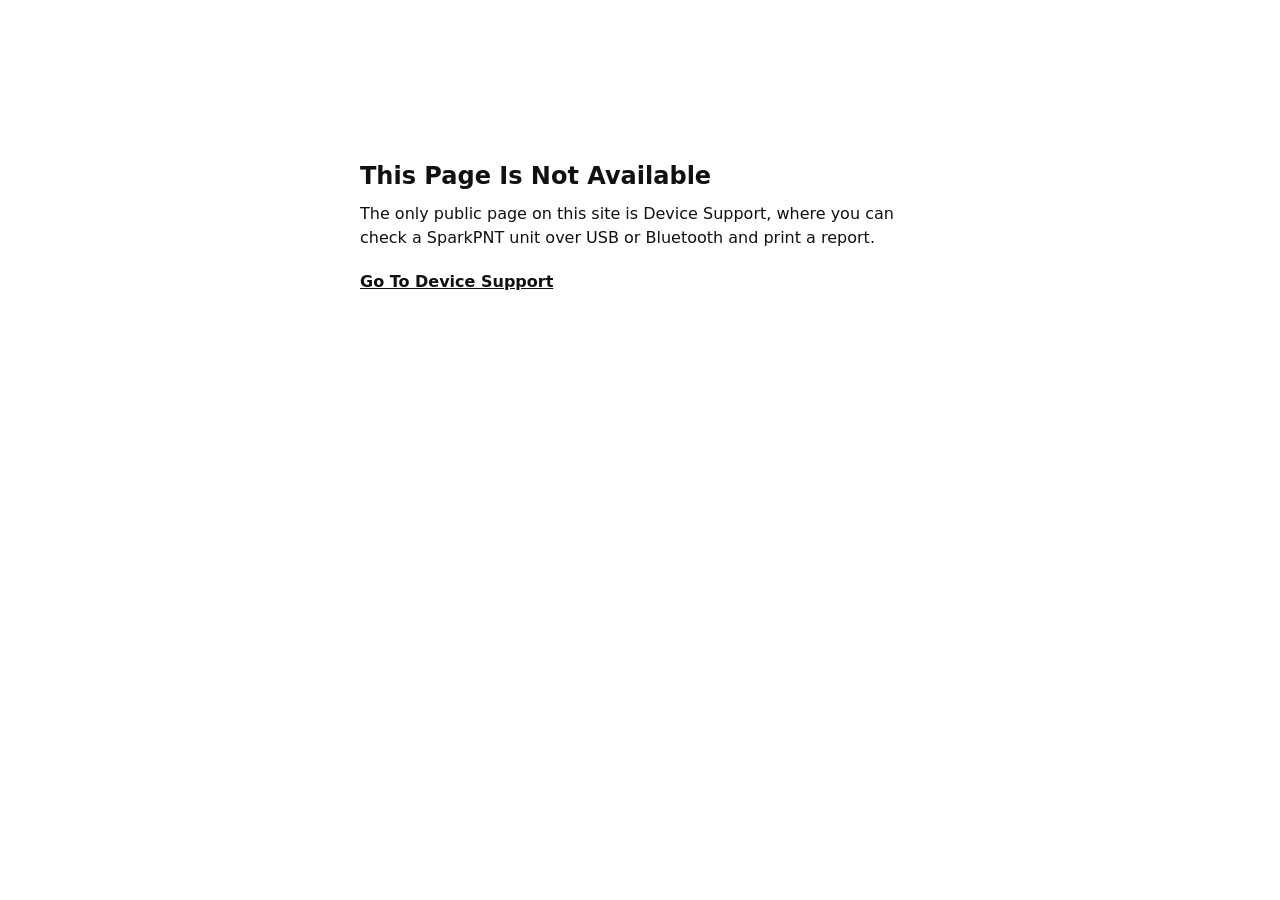
<file: index.html>
<!doctype html>
<html lang="en">
<head>
<meta charset="utf-8">
<meta name="viewport" content="width=device-width, initial-scale=1">
<meta name="robots" content="noindex">
<title>SparkPNT Device Support</title>
<style>
  body { margin: 0; font-family: Inter, system-ui, -apple-system, "Segoe UI", sans-serif; background: #fff; color: #111; }
  main { max-width: 560px; margin: 18vh auto 0; padding: 0 16px; }
  h1 { font-size: 24px; margin: 0 0 12px; }
  p { font-size: 16px; line-height: 1.5; margin: 0 0 20px; }
  a { color: #111; font-weight: 600; }
</style>
</head>
<body>
<main>
  <h1>This Page Is Not Available</h1>
  <p>The only public page on this site is Device Support, where you can check a SparkPNT unit over USB or Bluetooth and print a report.</p>
  <p><a href="/support/">Go To Device Support</a></p>
</main>
</body>
</html>
</file>
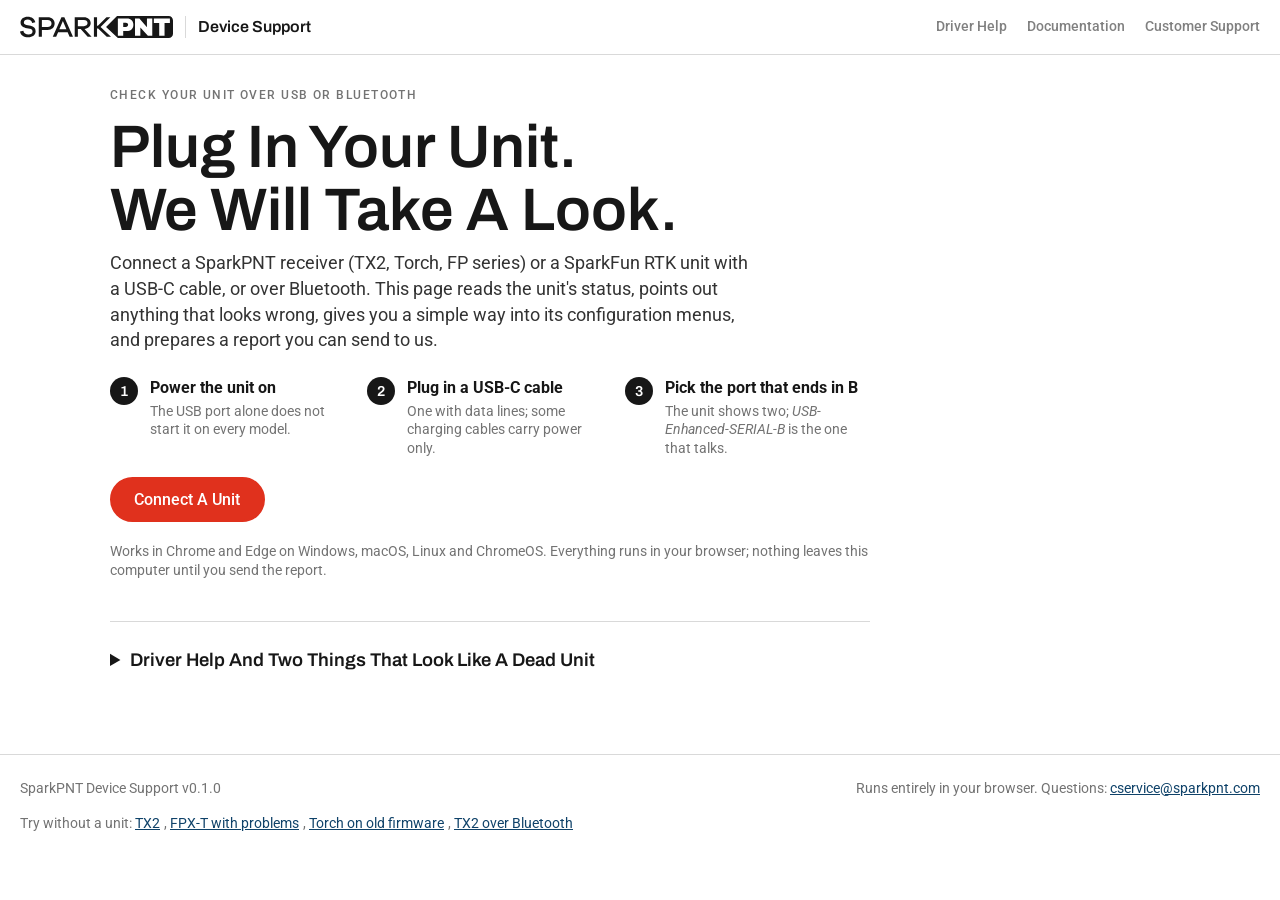
<file: support/index.html>
<!doctype html>
<html lang="en">
<head>
  <meta charset="utf-8">
  <meta name="viewport" content="width=device-width, initial-scale=1">
  <title>SparkPNT Device Support</title>
  <meta name="description" content="Connect a SparkPNT or SparkFun RTK unit over USB or Bluetooth to check it, reach its configuration menus, update firmware and send a report to support.">
  <link rel="icon" href="assets/sparkpnt-logo-black.svg">
  <link rel="preconnect" href="https://fonts.googleapis.com">
  <link rel="preconnect" href="https://fonts.gstatic.com" crossorigin>
  <link href="https://fonts.googleapis.com/css2?family=Archivo:wght@600&family=Roboto:wght@400;500&display=swap" rel="stylesheet">
  <link rel="stylesheet" href="css/style.css?v=1794848291">
<!-- PNT Lab public build 2026-11-16. Client tracker and outreach research are not part of this site. -->
</head>
<body>
<header class="top">
  <a class="brand" href="./"><img src="assets/sparkpnt-logo-black.svg" alt="SparkPNT"><span>Device Support</span></a>
  <nav>
    <a href="#drivers" id="nav-drivers">Driver Help</a>
    <a href="https://docs.sparkpnt.com" target="_blank" rel="noopener">Documentation</a>
    <a href="https://www.sparkpnt.com/pages/customer-support" target="_blank" rel="noopener">Customer Support</a>
  </nav>
</header>

<main>
  <!-- Not connected -->
  <section id="view-connect" class="hero">
    <p class="eyebrow">Check Your Unit Over USB Or Bluetooth</p>
    <h1>Plug In Your Unit.<br>We Will Take A Look.</h1>
    <p class="lede">Connect a SparkPNT receiver (TX2, Torch, FP series) or a SparkFun RTK unit with a USB-C cable, or over Bluetooth. This page reads the unit's status, points out anything that looks wrong, gives you a simple way into its configuration menus, and prepares a report you can send to us.</p>
    <ol class="steps-strip">
      <li><span class="num">1</span><div><b>Power the unit on</b><small>The USB port alone does not start it on every model.</small></div></li>
      <li><span class="num">2</span><div><b>Plug in a USB-C cable</b><small>One with data lines; some charging cables carry power only.</small></div></li>
      <li><span class="num">3</span><div><b>Pick the port that ends in B</b><small>The unit shows two; <i>USB-Enhanced-SERIAL-B</i> is the one that talks.</small></div></li>
    </ol>
    <div class="cta-row">
      <button id="btn-connect" class="btn primary">Connect A Unit</button>
      <button id="btn-connect-known" class="btn ghost hidden">Reconnect Last Unit</button>
      <button id="btn-connect-ble" class="btn ghost hidden">Connect Over Bluetooth</button>
    </div>
    <p class="fine hidden" id="not-listed">Did the list not show your unit? <a href="#" id="btn-connect-any">My Unit Is Not Listed</a> shows every port on this computer.</p>
    <p class="fine hidden" id="ble-hint"><b>No cable, no driver, or a Mac?</b> Bluetooth reads the unit and makes the report with nothing to install: power the unit on, press Connect Over Bluetooth and pick its name. The menu console and the USB firmware update still need the cable.</p>
    <div id="connect-error" class="notice error hidden"></div>
    <div id="browser-hint" class="notice info hidden"></div>
    <p class="fine">Works in Chrome and Edge on Windows, macOS, Linux and ChromeOS. Everything runs in your browser; nothing leaves this computer until you send the report.</p>

    <details id="drivers" class="drivers">
      <summary>Driver Help And Two Things That Look Like A Dead Unit</summary>
      <p>Every SparkPNT unit (TX2, Torch, FP series) and the SparkFun RTK Postcard and EVK talk to the computer through a WCH <b>CH342</b> USB-to-serial bridge. It shows up as two ports, <i>USB-Enhanced-SERIAL-A CH342</i> and <i>USB-Enhanced-SERIAL-B CH342</i>. Port <b>B</b> is the unit's console, the one this page and any terminal program use. Port A carries the GNSS receiver's own data stream on the TX2 and Postcard. Older SparkFun RTK products (Surveyor, Express, Facet) use the single-port <b>CH340</b> bridge instead, shown as <i>USB-SERIAL CH340</i>.</p>
      <div class="driver-grid">
        <div>
          <h3>Windows 10 And 11</h3>
          <p>Plug the unit in and open Device Manager, under <i>Ports (COM &amp; LPT)</i>. If the two CH342 entries are there, nothing to install. If you see an unknown device or a device with a warning sign, install WCH's <a href="https://www.wch-ic.com/downloads/CH343SER_ZIP.html" target="_blank" rel="noopener">CH343SER driver</a> (one package for CH342 and CH343; run the setup EXE as administrator, then unplug and replug). For the older CH340 units use <a href="https://www.wch-ic.com/downloads/CH341SER_ZIP.html" target="_blank" rel="noopener">CH341SER</a>. SparkFun's <a href="https://learn.sparkfun.com/tutorials/how-to-install-ch340-drivers/all" target="_blank" rel="noopener">CH340 driver guide</a> has screenshots.</p>
        </div>
        <div>
          <h3>macOS</h3>
          <p>Install WCH's <a href="https://github.com/WCHSoftGroup/ch34xser_macos" target="_blank" rel="noopener">CH34x VCP driver</a> (covers CH340 through CH343; also on Homebrew as <code>wch-ch34x-usb-serial-driver</code>). macOS asks you to allow the driver under Privacy &amp; Security the first time. The unit then appears as <code>/dev/cu.wchusbserial...</code> entries.</p>
        </div>
        <div>
          <h3>Linux</h3>
          <p>Recent kernels include the <code>ch341</code> and <code>ch343</code> modules and need no download; the unit appears as <code>/dev/ttyACM*</code> or <code>/dev/ttyUSB*</code>. Add yourself to the <code>dialout</code> group (log out and in again). On Ubuntu and Debian the <code>brltty</code> package grabs these chips; remove it if the port vanishes a second after plugging in. Older kernels take WCH's <a href="https://github.com/WCHSoftGroup/ch343ser_linux" target="_blank" rel="noopener">ch343ser_linux</a> module.</p>
        </div>
        <div>
          <h3>ChromeOS</h3>
          <p>No driver needed. Pick the port in the browser's chooser.</p>
        </div>
      </div>
      <h3>Two Things That Look Like A Dead Unit But Are Not</h3>
      <ul class="plain">
        <li><b>The unit restarts, or stays silent, when a terminal opens the port.</b> The bridge's DTR and RTS lines are wired to the processor's reset and boot pins (that is how firmware gets loaded). Most terminal programs assert both lines when they open the port, which holds the unit in reset: it prints nothing at all. This page releases the lines right after opening, so the unit restarts once and then talks. In a terminal program, turn off DTR and RTS (or hardware flow control) for the same result.</li>
        <li><b>A Torch goes quiet 30 seconds after power on.</b> The Torch cannot talk to USB and to its LoRa radio at the same time, so by default it hands the port to the radio 30 seconds after it starts (the setting is called loraSerialInteractionTimeout, under Radios). Unplug and replug the cable to get the console back, or raise the setting. This page raises it to 10 minutes while connected and puts it back when you press Disconnect.</li>
      </ul>
    </details>
  </section>

  <!-- Connected -->
  <section id="view-device" class="hidden">
    <div class="device-card">
      <div class="device-main">
        <p class="eyebrow" id="dev-kind">Connected Over USB</p>
        <h2 id="dev-name">Reading the unit</h2>
        <p class="muted" id="dev-sub"></p>
      </div>
      <dl class="device-stats">
        <div><dt>Mode</dt><dd id="dev-mode">-</dd></div>
        <div><dt>Fix</dt><dd id="dev-fix">-</dd></div>
        <div><dt>Satellites</dt><dd id="dev-siv">-</dd></div>
        <div><dt>Accuracy</dt><dd id="dev-acc">-</dd></div>
        <div><dt>Battery</dt><dd id="dev-batt">-</dd></div>
      </dl>
      <div class="device-actions">
        <button id="btn-recheck" class="btn small">Run Check Again</button>
        <button id="btn-disconnect" class="btn small ghost">Disconnect</button>
      </div>
    </div>

    <div id="progress" class="progress hidden">
      <ol id="progress-steps" class="progress-steps">
        <li data-step="0">Unit restarting and opening its menu</li>
        <li data-step="1">Reading status and versions</li>
        <li data-step="2">Reading settings</li>
        <li data-step="3">Watching the position</li>
      </ol>
      <p class="fine" id="progress-text">Connecting restarts the unit; the whole check takes about a minute.</p>
    </div>
    <div id="device-error" class="notice error hidden"></div>

    <nav class="tabs" id="tabs">
      <button data-tab="check" class="active">Check</button>
      <button data-tab="changed"><span class="long">Changed </span>Settings</button>
      <button data-tab="console">Console</button>
      <button data-tab="report">Report</button>
      <button data-tab="update">Firmware</button>
    </nav>

    <!-- Check -->
    <section id="panel-check" class="panel">
      <p id="findings-summary" class="muted">Waiting for the first check.</p>
      <p id="next-action" class="next-action hidden"></p>
      <h3 id="attention-title" class="group-title hidden">Needs Attention</h3>
      <div id="findings"></div>
      <details id="findings-fine" class="fine-group hidden">
        <summary id="fine-title">Looks Fine</summary>
        <div id="findings-ok"></div>
      </details>
      <p id="findings-notes" class="fine"></p>

      <div id="battery-test" class="battery-test">
        <h3>Battery Test</h3>
        <p id="batt-intro" class="muted"></p>
        <div id="batt-setup" class="batt-setup">
          <div id="batt-charger-row">
            <label for="batt-charger">Charger To Test</label>
            <select id="batt-charger"></select>
          </div>
          <button id="btn-batt-start" class="btn ghost" type="button">Start Battery Test</button>
        </div>
        <div id="batt-run" class="batt-run hidden">
          <h4 id="batt-step"></h4>
          <p id="batt-step-text"></p>
          <div class="bar"><div id="batt-bar"></div></div>
          <dl class="batt-now">
            <div><dt>Level</dt><dd id="batt-now-level">-</dd></div>
            <div><dt>Voltage</dt><dd id="batt-now-volt">-</dd></div>
            <div><dt>Charge Rate</dt><dd id="batt-now-rate">-</dd></div>
          </dl>
          <button id="btn-batt-next" class="btn primary hidden" type="button">Charger Is Plugged In</button>
          <button id="btn-batt-stop" class="linkish" type="button">Stop The Test</button>
        </div>
        <p id="batt-message" class="fine"></p>
        <div id="batt-results"></div>
      </div>
    </section>

    <!-- Changed Settings -->
    <section id="panel-changed" class="panel hidden">
      <h3 id="changed-title">Changed Settings</h3>
      <p id="changed-intro" class="muted">Run a check to see which settings on this unit differ from its factory values.</p>
      <table class="versions changed" id="changed-table"><thead><tr><th>Setting</th><th>This Unit</th><th>Factory</th></tr></thead><tbody></tbody></table>
      <details id="changed-shipped" class="shipped hidden">
        <summary id="shipped-title">Factory Values The Unit Also Lists</summary>
        <p class="fine">The unit reports these as changed, but every unit of this model starts with them.</p>
        <table class="versions changed" id="shipped-table"><tbody></tbody></table>
      </details>
    </section>

    <!-- Console -->
    <section id="panel-console" class="panel hidden">
      <p class="muted" id="console-intro">This is the unit's own menu. Numbers and letters pick an item; <b>x</b> goes back. The buttons type for you.</p>
      <div class="notice info hidden" id="console-ble-note"><b>The menu console needs the USB cable.</b> Over Bluetooth the unit answers commands only: the box below takes a <code>$SP</code> command (for example <code>$SPGET,minElev</code>), the Restart and Factory Reset buttons work, and Read Or Change One Setting at the bottom works.</div>
      <div class="keyrow">
        <span class="keylabel">Go To</span>
        <button class="key" data-key="menu">Main Menu</button>
        <button class="key" data-key="system">System Status</button>
        <button class="key" data-key="gnss">GNSS Receiver</button>
        <button class="key" data-key="firmware">Firmware Menu</button>
        <button class="key" data-key="back">Back</button>
        <button class="key" data-key="leave">Close Menu</button>
      </div>
      <div class="keyrow">
        <span class="keylabel">Do</span>
        <button class="key" data-key="rover">Switch To Rover</button>
        <button class="key" data-key="base">Switch To Base</button>
        <button class="key" data-key="bt-on">Turn Bluetooth On</button>
        <button class="key warn" data-key="reboot">Restart Unit</button>
        <button class="key warn" data-key="factory">Factory Reset</button>
      </div>
      <div id="confirm-strip" class="confirm hidden">
        <p id="confirm-text"></p>
        <input id="confirm-input" type="text" class="hidden" autocomplete="off" spellcheck="false">
        <div class="cta-row">
          <button id="confirm-yes" class="btn small primary">Yes</button>
          <button id="confirm-no" class="btn small ghost">No</button>
        </div>
      </div>
      <p class="where">You are in: <b id="where">nowhere yet</b></p>
      <pre id="term" class="term" tabindex="0" aria-label="Unit console output"></pre>
      <form id="term-form" class="term-input">
        <input id="term-in" type="text" autocomplete="off" spellcheck="false" placeholder="Type a menu choice or a $SP command and press Enter" aria-label="Console input">
        <button class="btn small" type="submit">Send</button>
        <button class="btn small ghost" type="button" id="term-clear">Clear</button>
      </form>
      <details class="setting-box">
        <summary>Read Or Change One Setting</summary>
        <form id="setting-form" class="setting-form">
          <input id="setting-name" type="text" placeholder="setting name, for example minElev" autocomplete="off" spellcheck="false" aria-label="Setting name">
          <input id="setting-value" type="text" placeholder="new value (leave empty to read)" autocomplete="off" spellcheck="false" aria-label="New value">
          <button class="btn small" type="submit">Go</button>
          <output id="setting-out"></output>
        </form>
        <p class="fine">Changes are saved to the unit right away. Some settings only take effect after a restart.</p>
      </details>
    </section>

    <!-- Report -->
    <section id="panel-report" class="panel hidden">
      <div class="report-grid">
        <div>
          <label for="problem">Describe the problem</label>
          <textarea id="problem" rows="5" placeholder="For example: the unit shows RTK FLOAT for an hour, or the phone app cannot find it."></textarea>
          <label for="contact">Your name and email, or order number</label>
          <input id="contact" type="text" autocomplete="off">
          <ol class="report-steps">
            <li><span class="num">1</span><div><button id="btn-download" class="btn primary">Download Report</button><small id="report-help">The file saves to your downloads. Passwords and keys are blanked out.</small></div></li>
            <li><span class="num">2</span><div><b>Email it to <a id="support-mail" href="#">support</a></b><small>Attach the downloaded file. <button id="btn-email" class="linkish" type="button">Open a message with the summary filled in</button></small></div></li>
          </ol>
          <p class="fine">Posting on the forum instead? <button id="btn-copy" class="linkish" type="button">Copy the report to the clipboard</button>.</p>
        </div>
        <div>
          <label for="report-preview">What the report contains (the download is a formatted page with the same content)</label>
          <textarea id="report-preview" rows="24" readonly spellcheck="false"></textarea>
        </div>
      </div>
    </section>

    <!-- Firmware -->
    <section id="panel-update" class="panel hidden">
      <div id="fw-banner" class="banner hidden">
        <p id="fw-banner-text"></p>
        <button id="fw-banner-btn" class="btn small primary">Update Over USB</button>
      </div>
      <h3>Installed Firmware</h3>
      <table class="versions" id="versions"><thead><tr><th>Part</th><th>Installed</th><th>Latest Release</th><th>Status</th></tr></thead><tbody></tbody></table>
      <p class="fine" id="fw-source"></p>

      <div id="usb-update-block">
      <h3 id="usb-update">Main Firmware Over USB</h3>
      <p>The main processor firmware (what the menus call the ESP32 firmware) can be written straight from this page over the cable. The unit restarts twice and keeps its settings. Do not unplug it while the bar moves.</p>
      <div class="update-form">
        <label><input type="radio" name="fw-pick" value="release" checked> Current release <span id="fw-release-label"></span></label>
        <label><input type="radio" name="fw-pick" value="beta"> Beta build <span id="fw-beta-label"></span></label>
        <label class="check"><input type="checkbox" id="fw-ack"> I understand the unit will restart and I will not unplug it</label>
        <button id="btn-flash" class="btn primary" disabled>Update Main Firmware</button>
      </div>
      <div id="flash-progress" class="bar hidden"><div id="flash-bar"></div></div>
      <pre id="flash-log" class="log hidden"></pre>
      </div>
      <div id="usb-update-ble" class="notice info hidden"><b>Main firmware over USB needs the cable.</b> Over Bluetooth the main firmware can only be updated by the unit itself over WiFi, below, and only from a release build.</div>

      <h3 id="wifi-update-title">Receiver Firmware</h3>
      <p id="wifi-update-intro">The GNSS receiver is updated by the unit itself over WiFi. Give it a 2.4 GHz network and this page asks the unit to fetch and install whatever is newer. The unit restarts when it is done.</p>
      <div class="update-form">
        <input id="wifi-ssid" type="text" placeholder="WiFi network name (leave empty to use the one saved on the unit)" autocomplete="off">
        <input id="wifi-pass" type="password" placeholder="WiFi password" autocomplete="off">
        <button id="btn-wifi-update" class="btn">Update Over WiFi</button>
      </div>
      <pre id="wifi-log" class="log hidden"></pre>

      <h3>Manual Methods</h3>
      <ul class="links" id="manual-links"></ul>
    </section>
  </section>
</main>

<footer>
  <span>SparkPNT Device Support <span id="site-version"></span></span>
  <span>Runs entirely in your browser. Questions: <a id="footer-mail" href="#">support</a></span>
  <span class="sims">Try without a unit: <a href="?sim=tx2">TX2</a>, <a href="?sim=fpx">FPX-T with problems</a>, <a href="?sim=torch">Torch on old firmware</a>, <a href="?sim=tx2&via=ble">TX2 over Bluetooth</a></span>
</footer>

<script type="module" src="js/app.js?v=1794855123"></script>
</body>
</html>
</file>
<file: support/css/style.css>
:root {
  --red: #E0311D;
  --ink: #171717;
  --text: #333333;
  --muted: #737373;
  --line: #D9D9D9;
  --light: #FAFAFA;
  --dark: #1F1F1F;
  --peach: #FFDDBF;
  --blue: #0F4269;
  --teal: #108474;
  --ok-text: #4D7C0F; --ok-fill: #F7FEE7;
  --bad-text: #BE123C; --bad-fill: #FFF1F2;
  --info-text: #B45309; --info-fill: #FFFBEB;
  --focus: #0B61CD;
  --radius: clamp(0.625rem, 1.053vw, 1.25rem);
  --fast: .3s cubic-bezier(.7, 0, .3, 1);
  --mono: "Cascadia Mono", Consolas, "SF Mono", Menlo, monospace;
}

* { box-sizing: border-box; }
html { -webkit-text-size-adjust: 100%; }
body {
  margin: 0;
  font-family: Roboto, Arial, sans-serif;
  font-weight: 400;
  color: var(--text);
  background: #fff;
  line-height: 1.4;
}
h1, h2, h3 { font-family: Archivo, Arial, sans-serif; font-weight: 600; color: var(--ink); line-height: 1.05; margin: 0 0 .5rem; }
h1 { font-size: clamp(2rem, 1.2rem + 3.2vw, 3.75rem); }
h2 { font-size: clamp(1.4rem, 1rem + 1.4vw, 2rem); }
h3 { font-size: 1.2rem; margin-top: 2rem; }
a { color: var(--blue); }
p { margin: 0 0 1rem; }
.hidden { display: none !important; }
.muted { color: var(--muted); }
.fine { font-size: .85rem; color: var(--muted); }
.eyebrow { font-size: .75rem; letter-spacing: .12em; text-transform: uppercase; font-weight: 500; color: var(--muted); margin-bottom: .75rem; }
:focus-visible { outline: 2px solid var(--focus); outline-offset: 2px; }

/* Header and footer */
.top { display: flex; flex-wrap: wrap; align-items: center; justify-content: space-between; gap: .5rem 1rem; padding: 1rem 1.25rem; border-bottom: 1px solid var(--line); }
.brand { display: flex; align-items: center; gap: .75rem; text-decoration: none; color: var(--ink); font-family: Archivo, Arial, sans-serif; font-weight: 600; white-space: nowrap; }
.brand img { height: 22px; }
.brand span { padding-left: .75rem; border-left: 1px solid var(--line); }
.top nav { display: flex; flex-wrap: wrap; gap: .25rem 1.25rem; }
.top nav a { color: rgba(23,23,23,.55); text-decoration: none; font-weight: 500; font-size: .9rem; white-space: nowrap; }
.top nav a:hover { color: var(--ink); }
footer { display: flex; flex-wrap: wrap; gap: 1rem; justify-content: space-between; padding: 1.5rem 1.25rem; margin-top: 3rem; border-top: 1px solid var(--line); font-size: .85rem; color: var(--muted); }

main { max-width: 1100px; margin: 0 auto; padding: 2rem 1.25rem; }

/* Buttons */
.btn {
  font: 500 1rem Roboto, Arial, sans-serif;
  border-radius: 9999px;
  border: 2px solid var(--ink);
  background: #fff;
  color: var(--ink);
  padding: .7rem 1.4rem;
  cursor: pointer;
  transition: background var(--fast), color var(--fast), transform var(--fast);
}
.btn:hover { background: var(--ink); color: #fff; }
.btn.primary { background: var(--red); border-color: var(--red); color: #fff; }
.btn.primary:hover { background: #c22a18; border-color: #c22a18; }
.btn.ghost { border-color: var(--line); color: var(--text); }
.btn.ghost:hover { background: var(--light); color: var(--ink); }
.btn.small { padding: .45rem 1rem; font-size: .9rem; }
.btn:disabled { opacity: .45; cursor: not-allowed; }
.btn:disabled:hover { background: inherit; color: inherit; }
.btn.primary:disabled:hover { background: var(--red); color: #fff; }
.cta-row { display: flex; flex-wrap: wrap; gap: .75rem; margin: 1.25rem 0; }

/* Hero */
.hero { max-width: 760px; }
.lede { font-size: 1.15rem; max-width: 640px; }
.steps { padding-left: 1.25rem; margin: 1.5rem 0; }
.steps li { margin-bottom: .5rem; }

/* Steps strip on the first screen, and the two report steps */
.steps-strip, .report-steps { list-style: none; padding: 0; margin: 1.5rem 0 1rem; display: grid; gap: .75rem; }
.steps-strip { grid-template-columns: repeat(3, 1fr); }
.steps-strip li, .report-steps li { display: flex; gap: .75rem; align-items: flex-start; }
.steps-strip b, .report-steps b { display: block; color: var(--ink); }
.steps-strip small, .report-steps small { display: block; color: var(--muted); font-size: .85rem; line-height: 1.35; margin-top: .15rem; }
.num { flex: 0 0 28px; height: 28px; border-radius: 50%; background: var(--ink); color: #fff; font: 600 .9rem Archivo, Arial, sans-serif; display: grid; place-items: center; }
.report-steps { margin-top: 1.5rem; }
.report-steps .btn { margin-bottom: .35rem; }
.linkish { background: none; border: 0; padding: 0; font: inherit; color: var(--blue); text-decoration: underline; cursor: pointer; }
@media (max-width: 700px) { .steps-strip { grid-template-columns: 1fr; } }

/* Progress list during the check */
.progress { display: block; }
.progress-steps { list-style: none; padding: 0; margin: 0 0 .5rem; display: flex; flex-wrap: wrap; gap: .4rem 1.25rem; }
.progress-steps li { color: var(--muted); padding-left: 1.4rem; position: relative; }
.progress-steps li::before { content: ''; position: absolute; left: 0; top: .3rem; width: 14px; height: 14px; border-radius: 50%; border: 2px solid var(--line); }
.progress-steps li.active { color: var(--ink); font-weight: 500; }
.progress-steps li.active::before { border-color: var(--red); border-top-color: transparent; animation: spin .8s linear infinite; }
.progress-steps li.done { color: var(--ok-text); }
.progress-steps li.done::before { border-color: var(--ok-text); background: var(--ok-text); }

/* Findings groups */
.next-action { background: var(--peach); color: var(--ink); border-radius: .75rem; padding: .75rem 1rem; font-weight: 500; }
.group-title { font-size: .72rem; letter-spacing: .1em; text-transform: uppercase; color: var(--muted); font-weight: 500; margin: 1.25rem 0 .5rem; }
.fine-group { margin-top: 1rem; }
.fine-group summary { cursor: pointer; font-weight: 500; color: var(--ok-text); padding: .5rem 0; }
.fine-group .finding { margin-top: .6rem; }
.sr-only { position: absolute; width: 1px; height: 1px; overflow: hidden; clip: rect(0 0 0 0); white-space: nowrap; }

/* Console extras */
.where { margin: .75rem 0 .25rem; font-size: .9rem; color: var(--muted); }
.where b { color: var(--ink); }
.confirm { background: var(--info-fill); border-radius: .75rem; padding: .9rem 1rem; margin: .5rem 0; }
.confirm p { margin: 0 0 .5rem; color: var(--ink); font-weight: 500; }
.confirm input { max-width: 260px; margin-bottom: .5rem; }
.confirm .cta-row { margin: 0; }
@media (max-width: 600px) { .term { height: 240px; } }

/* Firmware banner and version cards on phones */
.banner { display: flex; flex-wrap: wrap; align-items: center; gap: .75rem 1.25rem; background: var(--info-fill); border-radius: .75rem; padding: .9rem 1rem; margin-bottom: 1rem; }
.banner p { margin: 0; flex: 1 1 320px; color: var(--ink); }
@media (max-width: 480px) {
  .versions thead { display: none; }
  .versions tr { display: block; padding: .5rem 0; border-bottom: 1px solid var(--line); }
  .versions td { display: flex; justify-content: space-between; gap: 1rem; border: 0; padding: .15rem 0; }
  .versions td::before { content: attr(data-label); color: var(--muted); font-size: .8rem; }
}

/* Footer simulators */
footer .sims { flex-basis: 100%; }
footer .sims a { margin-right: .25rem; }

/* Drivers */
.drivers { margin-top: 2.5rem; padding-top: 1.5rem; border-top: 1px solid var(--line); max-width: 900px; }
.drivers summary { cursor: pointer; font: 600 1.15rem Archivo, Arial, sans-serif; color: var(--ink); padding: .25rem 0; }
.drivers[open] summary { margin-bottom: 1rem; }
.driver-grid { display: grid; grid-template-columns: 1fr 1fr; gap: .5rem 2rem; }
.driver-grid h3 { margin-top: 1rem; font-size: 1.05rem; }
.driver-grid p, .plain li { font-size: .95rem; }
.plain { padding-left: 1.25rem; }
.plain li { margin-bottom: .6rem; }
code { font-family: var(--mono); font-size: .9em; background: var(--light); padding: 0 .3em; border-radius: .25rem; }
@media (max-width: 700px) { .driver-grid { grid-template-columns: 1fr; } }

/* Notices */
.notice { border-radius: .5rem; padding: .85rem 1rem; margin: 1rem 0; font-size: .95rem; }
.notice.error { background: var(--bad-fill); color: var(--bad-text); }
.notice.info { background: var(--info-fill); color: var(--info-text); }
.notice.ok { background: var(--ok-fill); color: var(--ok-text); }
.notice a { color: inherit; }

/* Device card */
.device-card { display: grid; grid-template-columns: 1.2fr 2fr auto; gap: 1.5rem; align-items: center; background: var(--light); border-radius: var(--radius); padding: 1.5rem; }
.device-main .eyebrow { margin-bottom: .25rem; }
.device-main h2 { margin-bottom: .15rem; }
.device-stats { display: grid; grid-template-columns: repeat(5, auto); gap: 1rem 1.5rem; margin: 0; }
.device-stats dt { font-size: .7rem; letter-spacing: .1em; text-transform: uppercase; color: var(--muted); }
.device-stats dd { margin: 0; font-family: Archivo, Arial, sans-serif; font-weight: 600; font-size: 1.15rem; color: var(--ink); white-space: nowrap; }
.device-actions { display: flex; flex-direction: column; gap: .5rem; }
@media (max-width: 900px) {
  .device-card { grid-template-columns: 1fr; }
  .device-stats { grid-template-columns: repeat(3, auto); }
  .device-actions { flex-direction: row; }
}

.progress { display: flex; align-items: center; gap: .75rem; margin: 1rem 0; color: var(--ink); font-weight: 500; }
.spinner { width: 18px; height: 18px; border: 3px solid var(--line); border-top-color: var(--red); border-radius: 50%; animation: spin .8s linear infinite; }
@keyframes spin { to { transform: rotate(360deg); } }

/* Tabs */
.tabs { display: flex; gap: .25rem; border-bottom: 1px solid var(--line); margin: 1.5rem 0 1.25rem; }
.tabs button { font: 500 1rem Roboto, Arial, sans-serif; background: none; border: 0; border-bottom: 3px solid transparent; padding: .6rem 1rem; color: var(--muted); cursor: pointer; white-space: nowrap; }
@media (max-width: 480px) {
  .tabs { gap: 0; overflow-x: auto; scrollbar-width: none; }
  .tabs::-webkit-scrollbar { display: none; }
  .tabs button { padding: .6rem .32rem; font-size: .875rem; }
  .tabs button .count { min-width: 1.15rem; padding: 0 .25rem; margin-left: .2rem; font-size: .72rem; line-height: 1.15rem; }
}
.tabs button.active { color: var(--ink); border-bottom-color: var(--red); }
.tabs button .count { display: inline-block; min-width: 1.35rem; padding: 0 .35rem; border-radius: 999px; background: var(--light); border: 1px solid var(--line); color: var(--ink); font-size: .78rem; line-height: 1.3rem; text-align: center; margin-left: .3rem; vertical-align: middle; }
@media (max-width: 560px) { .tabs button .long { display: none; } }
.tabs button .dot { display: inline-block; width: 8px; height: 8px; border-radius: 50%; background: var(--red); margin-left: .4rem; vertical-align: middle; }

/* Findings */
.finding { display: grid; grid-template-columns: auto 1fr auto; gap: 1rem; align-items: start; border-radius: .75rem; padding: .9rem 1rem; margin-bottom: .6rem; background: var(--light); }
.finding .mark { width: 28px; height: 28px; border-radius: 50%; display: grid; place-items: center; font-weight: 700; font-size: .85rem; color: #fff; }
.finding.ok .mark { background: var(--ok-text); }
.finding.info .mark { background: var(--info-text); }
.finding.warn .mark { background: #D97706; }
.finding.bad .mark { background: var(--bad-text); }
.finding.bad { background: var(--bad-fill); }
.finding.warn { background: var(--info-fill); }
.finding h4 { margin: 0 0 .2rem; font: 500 1rem Roboto, Arial, sans-serif; color: var(--ink); }
.finding p { margin: 0; font-size: .92rem; }
.finding .btn { white-space: nowrap; }
@media (max-width: 600px) {
  .finding { grid-template-columns: auto 1fr; }
  .finding .btn { grid-column: 2; justify-self: start; }
}

/* Console */
.keyrow { display: flex; flex-wrap: wrap; align-items: center; gap: .4rem; margin-bottom: .5rem; }
.keylabel { font-size: .72rem; letter-spacing: .1em; text-transform: uppercase; color: var(--muted); width: 3.5rem; }
.key { font: 500 .85rem Roboto, Arial, sans-serif; border: 1px solid var(--line); background: #fff; border-radius: 9999px; padding: .35rem .85rem; cursor: pointer; color: var(--ink); }
.key:hover { background: var(--light); }
.key.warn { border-color: var(--bad-text); color: var(--bad-text); }
.key:disabled { opacity: .4; cursor: not-allowed; }
.term { background: var(--ink); color: #E6E6E6; font: .85rem/1.35 var(--mono); border-radius: .75rem 0.75rem 0 0; padding: 1rem; height: 380px; overflow: auto; margin: .75rem 0 0; white-space: pre-wrap; word-break: break-all; }
.term .tx { color: #FFB38A; }
.term .sys { color: #8FD3CB; }
.term-input { display: flex; gap: .5rem; background: var(--dark); padding: .6rem; border-radius: 0 0 .75rem .75rem; }
.term-input input { flex: 1; font: .95rem var(--mono); background: #2a2a2a; color: #fff; border: 1px solid #444; border-radius: .375rem; padding: .5rem .75rem; }
.term-input .btn { border-color: #666; color: #fff; background: transparent; }
.term-input .btn:hover { background: #fff; color: var(--ink); }
.setting-box { margin-top: 1rem; }
.setting-box summary { cursor: pointer; font-weight: 500; color: var(--ink); }
.setting-form { display: flex; flex-wrap: wrap; gap: .5rem; margin: .75rem 0 .25rem; align-items: center; }
.setting-form input { flex: 1 1 220px; }
.setting-form output { font-family: var(--mono); font-size: .9rem; flex-basis: 100%; }

input[type=text], input[type=password], textarea {
  font: 1rem Roboto, Arial, sans-serif; color: var(--ink);
  background: rgba(23,23,23,.035); border: 0; border-radius: .375rem; padding: .75rem 1rem; width: 100%;
}
textarea { resize: vertical; }
label { display: block; font-weight: 500; color: var(--ink); margin: 1rem 0 .4rem; }
label.check, .update-form label { font-weight: 400; margin: .4rem 0; display: flex; gap: .5rem; align-items: center; }

/* Report */
.report-grid { display: grid; grid-template-columns: 1fr 1fr; gap: 2rem; }
#report-preview { font: .78rem/1.3 var(--mono); }
@media (max-width: 900px) { .report-grid { grid-template-columns: 1fr; } }

/* Update */
.versions { border-collapse: collapse; width: 100%; margin-bottom: .5rem; }
.versions th, .versions td { text-align: left; padding: .55rem .5rem; border-bottom: 1px solid var(--line); font-size: .95rem; }
.versions th { font-size: .72rem; letter-spacing: .1em; text-transform: uppercase; color: var(--muted); font-weight: 500; }
.versions .status-ok { color: var(--ok-text); font-weight: 500; }
.versions .status-old { color: var(--bad-text); font-weight: 500; }
.versions .status-info { color: var(--info-text); }
.update-form { display: grid; gap: .5rem; max-width: 560px; margin-bottom: 1rem; }
.bar { height: 10px; background: var(--line); border-radius: 9999px; overflow: hidden; max-width: 560px; margin: .5rem 0; }
.bar div { height: 100%; width: 0; background: var(--red); transition: width .2s linear; }
.log { background: var(--light); border-radius: .5rem; padding: .75rem 1rem; font: .8rem/1.35 var(--mono); max-height: 260px; overflow: auto; white-space: pre-wrap; word-break: break-all; }
.links { padding-left: 1.25rem; }
.links li { margin-bottom: .4rem; }

/* Changed Settings */
.changed td { vertical-align: top; }
.changed td.setting b { display: block; font-weight: 500; color: var(--ink); }
.changed td.setting code { display: block; font: .78rem var(--mono); color: var(--muted); overflow-wrap: anywhere; background: none; padding: 0; }
.changed td.setting .why { display: block; margin-top: .25rem; font-size: .85rem; color: var(--info-text); }
.changed td:not(.setting) { overflow-wrap: anywhere; }
.shipped { margin-top: 1.25rem; }
.shipped summary { cursor: pointer; font-weight: 500; color: var(--muted); padding: .5rem 0; }
@media (max-width: 480px) { .changed td.setting { display: block; } .changed td.setting::before { content: none; } }
@media (max-width: 480px) { .tabs button .dot { margin-left: .25rem; } }
@media (max-width: 380px) { .tabs button { font-size: .84rem; padding: .6rem .28rem; } .tabs button .count { border: 0; background: none; min-width: 0; padding: 0; color: var(--muted); } }

/* Battery test */
.battery-test { margin-top: 2rem; padding-top: 1.25rem; border-top: 1px solid var(--line); }
.batt-setup { display: flex; flex-wrap: wrap; align-items: flex-end; gap: .75rem 1rem; margin: .75rem 0; }
.batt-setup label { display: block; font-size: .85rem; color: var(--muted); margin-bottom: .25rem; }
.batt-setup select { font: inherit; padding: .5rem .6rem; border: 1px solid var(--line); border-radius: .5rem; background: #fff; color: var(--ink); min-width: 14rem; }
.batt-run { background: var(--light); border-radius: .75rem; padding: 1rem 1.1rem; margin: .75rem 0; }
.batt-run h4 { margin: 0 0 .25rem; font-size: 1rem; color: var(--ink); }
.batt-run p { margin: 0 0 .5rem; }
.batt-now { display: flex; flex-wrap: wrap; gap: .5rem 2rem; margin: .75rem 0; }
.batt-now dt { font-size: .72rem; letter-spacing: .1em; text-transform: uppercase; color: var(--muted); }
.batt-now dd { margin: 0; font: 600 1.1rem Archivo, Arial, sans-serif; color: var(--ink); }
.batt-run .btn { margin-right: 1rem; }
#batt-results .finding { margin-top: .6rem; }
</file>
